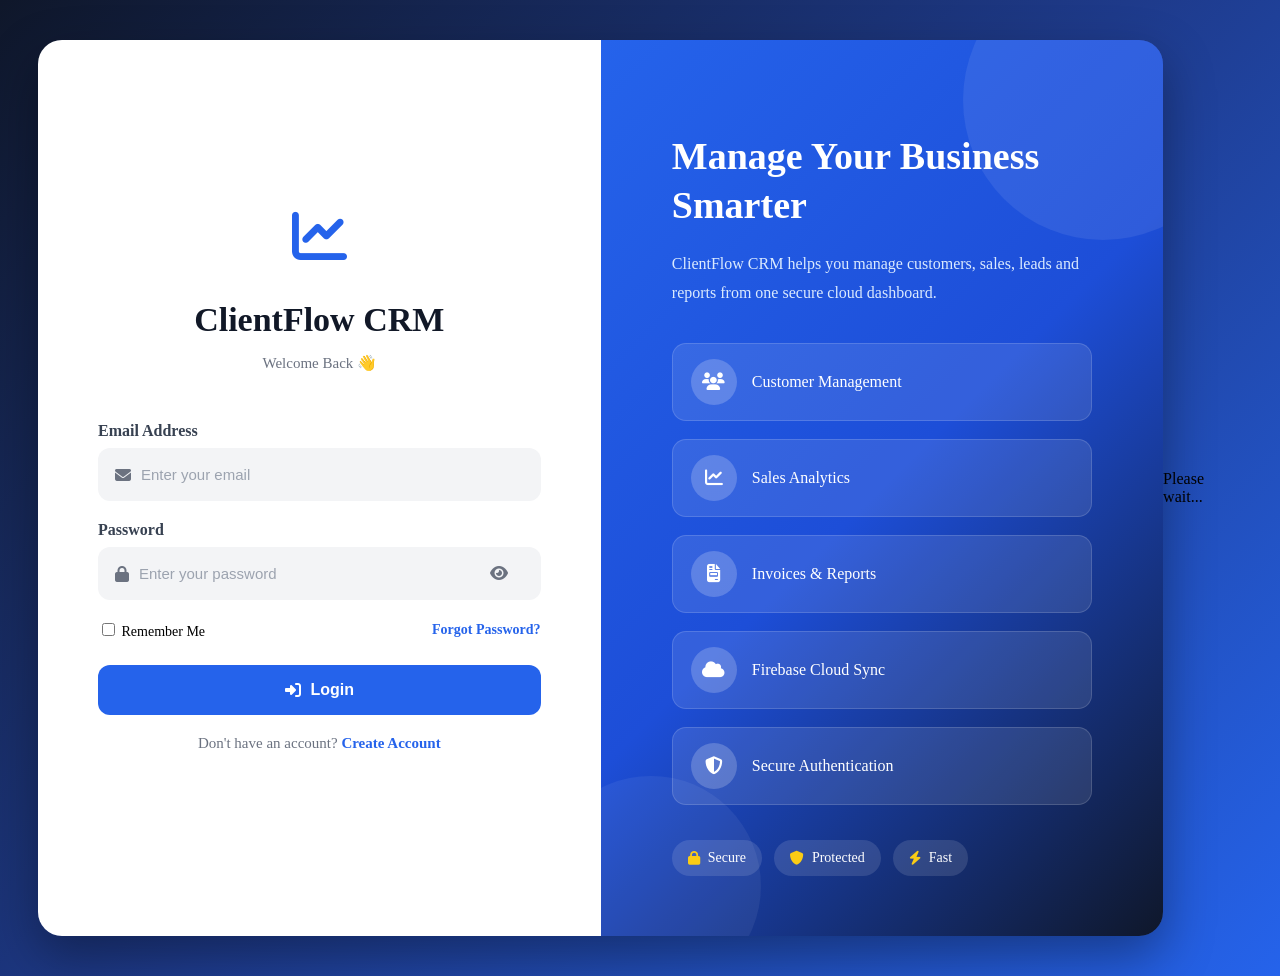
<file: login.html>
<!DOCTYPE html>
<html lang="en">

<head>

<meta charset="UTF-8">
<meta name="viewport" content="width=device-width, initial-scale=1.0">

<title>ClientFlow CRM | Login</title>

<meta name="description"
content="Secure Login - ClientFlow CRM">

<link rel="preconnect"
href="https://fonts.googleapis.com">

<link rel="preconnect"
href="https://fonts.gstatic.com"
crossorigin>

<link href="https://fonts.googleapis.com/css2?family=Poppins:wght@300;400;500;600;700;800&display=swap"
rel="stylesheet">

<link rel="stylesheet"
href="https://cdnjs.cloudflare.com/ajax/libs/font-awesome/6.7.2/css/all.min.css">

<link rel="stylesheet"
href="auth.css">

</head>

<body>

<div class="auth-container">

<div class="auth-card">

<div class="logo">

<i class="fa-solid fa-chart-line"></i>

<h1>ClientFlow CRM</h1>

<p>Welcome Back 👋</p>

</div>

<form id="loginForm">

<div class="input-group">

<label>Email Address</label>

<div class="input-box">

<i class="fa-solid fa-envelope"></i>

<input
type="email"
id="loginEmail"
placeholder="Enter your email"
required>

</div>

</div>

<div class="input-group">

<label>Password</label>

<div class="input-box">

<i class="fa-solid fa-lock"></i>

<input
type="password"
id="loginPassword"
placeholder="Enter your password"
required>

<button
type="button"
class="eye-btn"
id="togglePassword">

<i class="fa-solid fa-eye"></i>

</button>

</div>

</div>

<div class="options">

<label>

<input
type="checkbox"
id="rememberMe">

Remember Me

</label>

<a href="#">

Forgot Password?

</a>

</div>

<button
type="submit"
class="login-btn"
id="loginBtn">

<i class="fa-solid fa-right-to-bracket"></i>

Login

</button>
<p class="auth-link">

Don't have an account?

<a href="signup.html">

Create Account

</a>

</p>

</form>

</div>

<!-- Right Side -->

<div class="auth-side">

<div class="overlay">

<h2>Manage Your Business Smarter</h2>

<p>

ClientFlow CRM helps you manage customers,
sales, leads and reports from one secure cloud dashboard.

</p>

<div class="feature-list">

<div class="feature-item">

<i class="fa-solid fa-users"></i>

<span>Customer Management</span>

</div>

<div class="feature-item">

<i class="fa-solid fa-chart-line"></i>

<span>Sales Analytics</span>

</div>

<div class="feature-item">

<i class="fa-solid fa-file-invoice"></i>

<span>Invoices & Reports</span>

</div>

<div class="feature-item">

<i class="fa-solid fa-cloud"></i>

<span>Firebase Cloud Sync</span>

</div>

<div class="feature-item">

<i class="fa-solid fa-shield-halved"></i>

<span>Secure Authentication</span>

</div>

</div>

<div class="security-badges">

<span>

<i class="fa-solid fa-lock"></i>

Secure

</span>

<span>

<i class="fa-solid fa-shield"></i>

Protected

</span>

<span>

<i class="fa-solid fa-bolt"></i>

Fast

</span>

</div>

</div>

</div>

</div>
<!-- Loading Overlay -->

<div id="loadingScreen" class="loading-screen">

<div class="loader"></div>

<p>Please wait...</p>

</div>

<!-- Toast Message -->

<div id="toast" class="toast"></div>

<!-- Scripts -->

<script type="module" src="auth.js"></script>

</body>

</html>
</file>
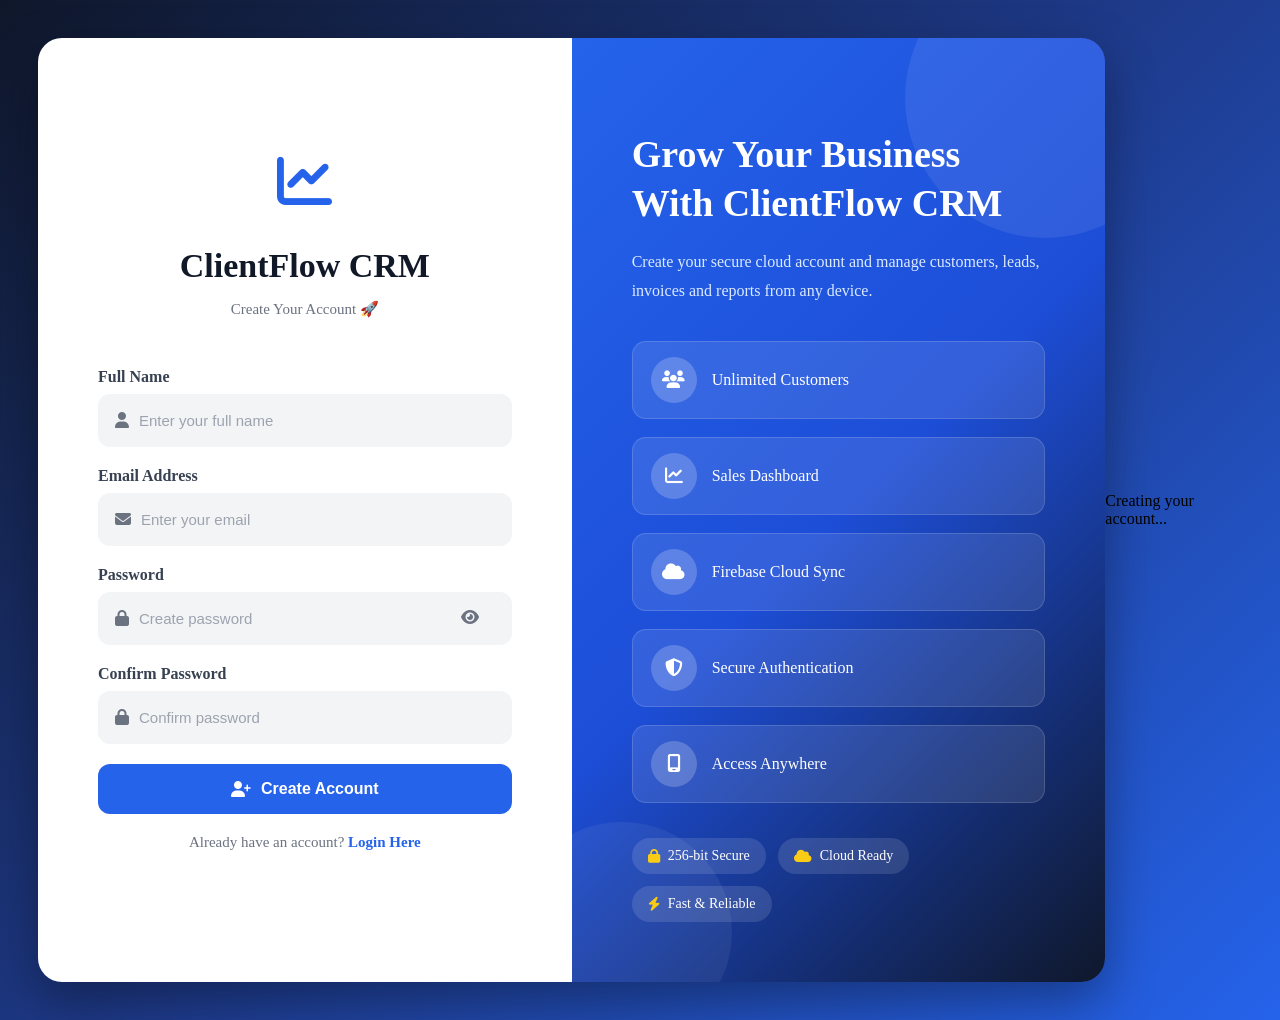
<file: signup.html>
<!DOCTYPE html>
<html lang="en">

<head>

<meta charset="UTF-8">
<meta name="viewport" content="width=device-width, initial-scale=1.0">

<title>ClientFlow CRM | Sign Up</title>

<meta name="description"
content="Create your ClientFlow CRM account">

<link rel="preconnect"
href="https://fonts.googleapis.com">

<link rel="preconnect"
href="https://fonts.gstatic.com"
crossorigin>

<link href="https://fonts.googleapis.com/css2?family=Poppins:wght@300;400;500;600;700;800&display=swap"
rel="stylesheet">

<link rel="stylesheet"
href="https://cdnjs.cloudflare.com/ajax/libs/font-awesome/6.7.2/css/all.min.css">

<link rel="stylesheet"
href="auth.css">

</head>

<body>

<div class="auth-container">

<div class="auth-card">

<div class="logo">

<i class="fa-solid fa-chart-line"></i>

<h1>ClientFlow CRM</h1>

<p>Create Your Account 🚀</p>

</div>

<form id="signupForm">

<div class="input-group">

<label>Full Name</label>

<div class="input-box">

<i class="fa-solid fa-user"></i>

<input
type="text"
id="signupName"
placeholder="Enter your full name"
required>

</div>

</div>

<div class="input-group">

<label>Email Address</label>

<div class="input-box">

<i class="fa-solid fa-envelope"></i>

<input
type="email"
id="signupEmail"
placeholder="Enter your email"
required>

</div>

</div>

<div class="input-group">

<label>Password</label>

<div class="input-box">

<i class="fa-solid fa-lock"></i>

<input
type="password"
id="signupPassword"
placeholder="Create password"
required>

<button
type="button"
class="eye-btn"
id="toggleSignupPassword">

<i class="fa-solid fa-eye"></i>

</button>

</div>

</div>

<div class="input-group">

<label>Confirm Password</label>

<div class="input-box">

<i class="fa-solid fa-lock"></i>

<input
type="password"
id="confirmPassword"
placeholder="Confirm password"
required>

</div>

</div>

<button
type="submit"
class="login-btn"
id="signupBtn">

<i class="fa-solid fa-user-plus"></i>

Create Account

</button>
<p class="auth-link">

Already have an account?

<a href="login.html">

Login Here

</a>

</p>

</form>

</div>

<!-- Right Side -->

<div class="auth-side">

<div class="overlay">

<h2>Grow Your Business With ClientFlow CRM</h2>

<p>

Create your secure cloud account and manage
customers, leads, invoices and reports from
any device.

</p>

<div class="feature-list">

<div class="feature-item">

<i class="fa-solid fa-users"></i>

<span>Unlimited Customers</span>

</div>

<div class="feature-item">

<i class="fa-solid fa-chart-line"></i>

<span>Sales Dashboard</span>

</div>

<div class="feature-item">

<i class="fa-solid fa-cloud"></i>

<span>Firebase Cloud Sync</span>

</div>

<div class="feature-item">

<i class="fa-solid fa-shield-halved"></i>

<span>Secure Authentication</span>

</div>

<div class="feature-item">

<i class="fa-solid fa-mobile-screen"></i>

<span>Access Anywhere</span>

</div>

</div>

<div class="security-badges">

<span>

<i class="fa-solid fa-lock"></i>

256-bit Secure

</span>

<span>

<i class="fa-solid fa-cloud"></i>

Cloud Ready

</span>

<span>

<i class="fa-solid fa-bolt"></i>

Fast & Reliable

</span>

</div>

</div>

</div>

</div>
<!-- Loading Screen -->

<div id="loadingScreen" class="loading-screen">

    <div class="loader"></div>

    <p>Creating your account...</p>

</div>

<!-- Toast Notification -->

<div id="toast" class="toast"></div>

<!-- Firebase Auth -->

<script type="module" src="auth.js"></script>

</body>

</html>
</file>
<file: auth.css>
import { auth, db } from "./firebase.js";

import {
createUserWithEmailAndPassword,
signInWithEmailAndPassword,
signOut,
onAuthStateChanged
}
from "https://www.gstatic.com/firebasejs/12.2.1/firebase-auth.js";

import {
doc,
setDoc
}
from "https://www.gstatic.com/firebasejs/12.2.1/firebase-firestore.js";
/*=========================================
 ClientFlow CRM v3.0
 auth.css - Part 1
==========================================*/

@import url('https://fonts.googleapis.com/css2?family=Poppins:wght@300;400;500;600;700;800&display=swap');

*{
margin:0;
padding:0;
box-sizing:border-box;
font-family:'Poppins',sans-serif;
}

body{
min-height:100vh;
display:flex;
align-items:center;
justify-content:center;
background:linear-gradient(135deg,#0f172a,#1e3a8a,#2563eb);
padding:30px;
overflow-x:hidden;
}

a{
text-decoration:none;
}

.auth-container{
width:100%;
max-width:1200px;
display:grid;
grid-template-columns:1fr 1fr;
background:rgba(255,255,255,.08);
backdrop-filter:blur(20px);
border-radius:24px;
overflow:hidden;
box-shadow:0 20px 50px rgba(0,0,0,.35);
}

.auth-card{
background:#ffffff;
padding:60px;
display:flex;
flex-direction:column;
justify-content:center;
}

.logo{
text-align:center;
margin-bottom:35px;
}

.logo i{
font-size:55px;
color:#2563eb;
margin-bottom:15px;
}

.logo h1{
font-size:34px;
color:#111827;
margin-bottom:10px;
}

.logo p{
color:#6b7280;
font-size:15px;
}

/*=========================================
 Form
==========================================*/

.input-group{
margin-bottom:20px;
}

.input-group label{
display:block;
font-weight:600;
margin-bottom:8px;
color:#374151;
}

.input-box{
display:flex;
align-items:center;
background:#f3f4f6;
border-radius:12px;
padding:0 15px;
}

.input-box i{
color:#6b7280;
margin-right:10px;
}

.input-box input{
flex:1;
border:none;
outline:none;
background:transparent;
padding:16px 0;
font-size:15px;
color:#111827;
}

.input-box input::placeholder{
color:#9ca3af;
}

.eye-btn{
background:none;
border:none;
cursor:pointer;
font-size:16px;
color:#6b7280;
}

/*=========================================
 Options
==========================================*/

.options{
display:flex;
justify-content:space-between;
align-items:center;
margin-bottom:25px;
font-size:14px;
}

.options a{
color:#2563eb;
font-weight:600;
}

.terms{
display:flex;
align-items:flex-start;
gap:10px;
font-size:14px;
color:#4b5563;
margin-bottom:25px;
}
/*=========================================
 ClientFlow CRM v3.0
 auth.css - Part 2
==========================================*/

/* Login / Signup Button */

.login-btn{
width:100%;
padding:16px;
border:none;
border-radius:12px;
background:#2563eb;
color:#fff;
font-size:16px;
font-weight:600;
cursor:pointer;
display:flex;
align-items:center;
justify-content:center;
gap:10px;
transition:.3s;
margin-bottom:20px;
}

.login-btn:hover{
background:#1d4ed8;
transform:translateY(-3px);
box-shadow:0 15px 30px rgba(37,99,235,.35);
}

/* Bottom Link */

.auth-link{
text-align:center;
font-size:15px;
color:#6b7280;
}

.auth-link a{
color:#2563eb;
font-weight:600;
}

/*=========================================
 Right Side Panel
==========================================*/

.auth-side{
position:relative;
display:flex;
align-items:center;
justify-content:center;
padding:60px;
background:linear-gradient(135deg,#2563eb,#1d4ed8,#0f172a);
color:#fff;
overflow:hidden;
}

.overlay{
position:relative;
z-index:2;
max-width:420px;
}

.overlay h2{
font-size:38px;
line-height:1.3;
margin-bottom:20px;
}

.overlay p{
font-size:16px;
line-height:1.8;
color:#dbeafe;
margin-bottom:35px;
}

/* Features */

.feature-list{
display:flex;
flex-direction:column;
gap:18px;
margin-bottom:35px;
}

.feature-item{
display:flex;
align-items:center;
gap:15px;
padding:15px 18px;
background:rgba(255,255,255,.10);
border:1px solid rgba(255,255,255,.15);
border-radius:14px;
transition:.3s;
}

.feature-item:hover{
transform:translateX(8px);
background:rgba(255,255,255,.18);
}

.feature-item i{
width:46px;
height:46px;
display:flex;
align-items:center;
justify-content:center;
border-radius:50%;
background:rgba(255,255,255,.20);
font-size:18px;
}

/* Security Badges */

.security-badges{
display:flex;
flex-wrap:wrap;
gap:12px;
}

.security-badges span{
display:flex;
align-items:center;
gap:8px;
padding:10px 16px;
background:rgba(255,255,255,.12);
border-radius:30px;
font-size:14px;
}

.security-badges i{
color:#facc15;
}

/* Background Decoration */

.auth-side::before{
content:"";
position:absolute;
width:280px;
height:280px;
background:rgba(255,255,255,.08);
border-radius:50%;
top:-80px;
right:-80px;
}

.auth-side::after{
content:"";
position:absolute;
width:220px;
height:220px;
background:rgba(255,255,255,.06);
border-radius:50%;
bottom:-60px;
left:-60px;
}
/*=========================================
 ClientFlow CRM v3.0
 auth.css - Part 3
==========================================*/

/* Input Focus */

.input-box{
transition:.3s;
border:2px solid transparent;
}

.input-box:focus-within{
border-color:#2563eb;
box-shadow:0 0 0 4px rgba(37,99,235,.15);
}

.input-box:hover{
background:#eef2ff;
}

/* Smooth Animation */

.auth-card,
.auth-side{
animation:fadeUp .8s ease;
}

@keyframes fadeUp{

0%{
opacity:0;
transform:translateY(40px);
}

100%{
opacity:1;
transform:translateY(0);
}

}

/* Floating Effect */

.auth-card:hover,
.auth-side:hover{
transform:translateY(-4px);
transition:.3s;
}

/* Selection */

::selection{
background:#2563eb;
color:#fff;
}

/* Responsive */

@media(max-width:992px){

.auth-container{

grid-template-columns:1fr;

}

.auth-side{

display:none;

}

.auth-card{

padding:40px;

}

}

@media(max-width:768px){

body{

padding:15px;

}

.auth-card{

padding:30px;

}

.logo h1{

font-size:28px;

}

.logo i{

font-size:46px;

}

.login-btn{

padding:14px;

font-size:15px;

}

.options{

flex-direction:column;

align-items:flex-start;

gap:12px;

}

}

@media(max-width:480px){

.auth-card{

padding:22px;

}

.logo h1{

font-size:24px;

}

.logo p{

font-size:14px;

}

.input-box input{

font-size:14px;

}

.login-btn{

font-size:14px;

}

}

/* Loading Button */

.login-btn.loading{

opacity:.7;

pointer-events:none;

}

.login-btn.loading i{

animation:spin 1s linear infinite;

}

@keyframes spin{

0%{
transform:rotate(0deg);
}

100%{
transform:rotate(360deg);
}

}

/* Success Animation */

.success{

animation:successPulse .5s ease;
}

@keyframes successPulse{

0%{
transform:scale(.9);
}

50%{
transform:scale(1.03);
}

100%{
transform:scale(1);
}

}

/* Footer Text */

.auth-footer{

margin-top:25px;

text-align:center;

font-size:13px;

color:#9ca3af;

}

.auth-footer a{

color:#2563eb;

font-weight:600;

}
</file>
